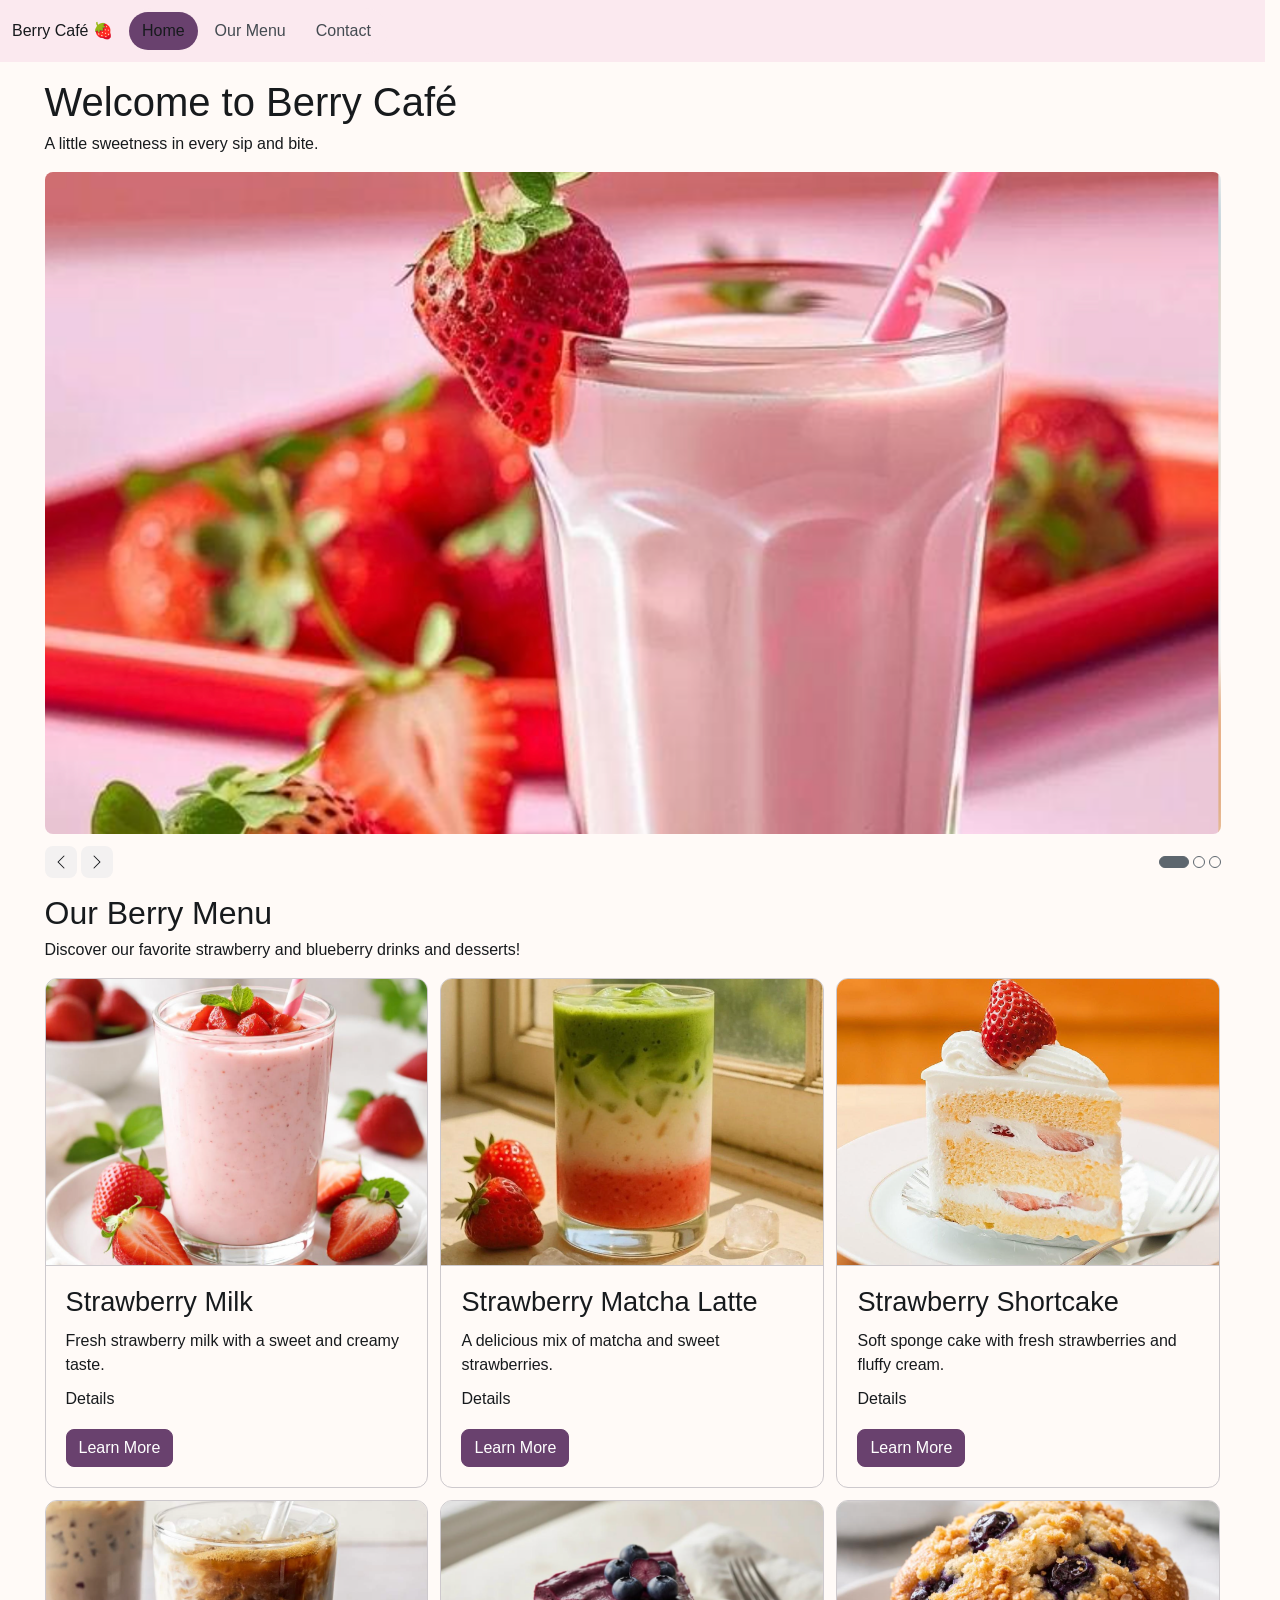
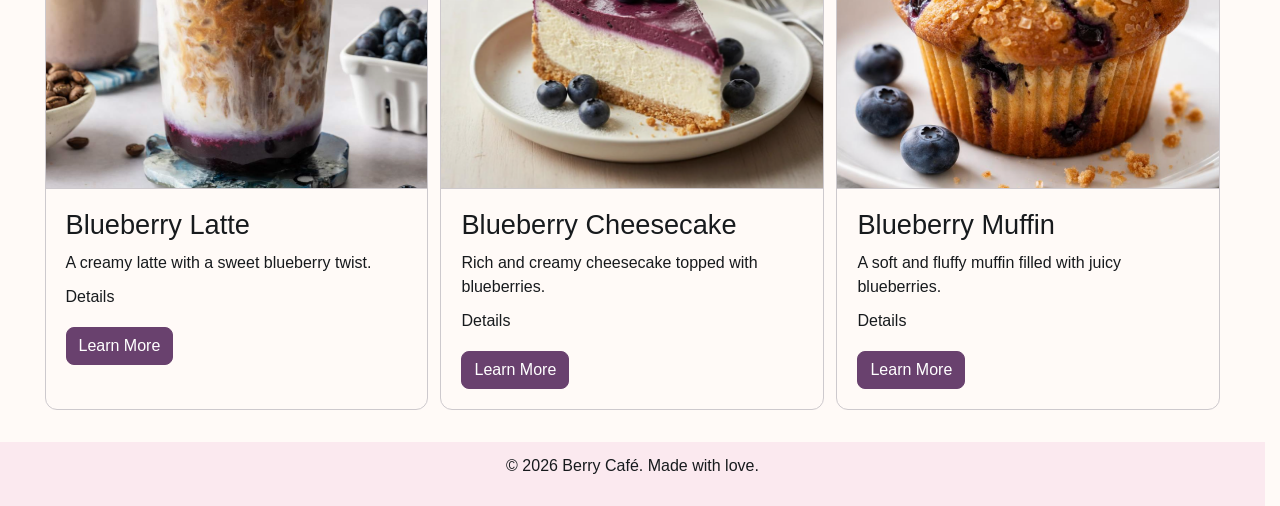
<file: index.html>
<!DOCTYPE html>
<html lang="en">

<head>
    <meta charset="UTF-8">
    <meta name="viewport" content="width=device-width, initial-scale=1.0">

    <title>Berry Café | Home</title>

    <link rel="stylesheet" href="css/bootstrap.min.css">
    <link rel="stylesheet" href="css/style.css">
</head>

<body>

    <nav class="navbar md:navbar-expand bg-1 fg-2">
        <div class="container-fluid">

            <a class="navbar-brand" href="index.html">
                Berry Café 🍓
            </a>

            <button class="btn-icon navbar-toggler" type="button"
                data-bs-toggle="drawer"
                data-bs-target="#navbarNav"
                aria-controls="navbarNav"
                aria-expanded="false"
                aria-label="Toggle navigation">
                <span class="navbar-toggler-icon" aria-hidden="true"></span>
            </button>

            <dialog class="drawer drawer-end" tabindex="-1"
                id="navbarNav" aria-labelledby="navbarNavLabel">

                <div class="drawer-header">
                    <span class="drawer-title" id="navbarNavLabel">
                        Menu
                    </span>

                    <button type="button" class="btn-close"
                        data-bs-dismiss="drawer"
                        aria-label="Close"></button>
                </div>

                <div class="drawer-body">
                    <div class="nav nav-pills navbar-nav">

                        <a class="nav-link active"
                            aria-current="page"
                            href="index.html">
                            Home
                        </a>

                        <a class="nav-link"
                            href="index.html#menu">
                            Our Menu
                        </a>

                        <a class="nav-link"
                            href="contact.html">
                            Contact
                        </a>

                    </div>
                </div>

            </dialog>
        </div>
    </nav>



    <main class="container py-5">

        <h1>Welcome to Berry Café</h1>

        <p>A little sweetness in every sip and bite.</p>



        <div id="carouselStackedIndicators" class="carousel slide">

            <div class="carousel-inner rounded-5">

                <div class="carousel-item active">
                    <img src="images/banner1.jpg"
                        class="d-block w-100 ratio-16x9 object-fit-cover"
                        alt="Strawberry milk with fresh strawberries">
                </div>

                <div class="carousel-item">
                    <img src="images/banner2.jpg"
                        class="d-block w-100 ratio-16x9 object-fit-cover"
                        alt="Blueberry cheesecake with fresh blueberries">
                </div>

                <div class="carousel-item">
                    <img src="images/banner3.jpg"
                        class="d-block w-100 ratio-16x9 object-fit-cover"
                        alt="Strawberry and blueberry desserts on a cafe table">
                </div>

            </div>

            <div class="d-flex justify-content-between align-items-center">

                <div>
                    <button class="btn-icon btn-sm" type="button"
                        data-bs-target="#carouselStackedIndicators"
                        data-bs-slide="prev">
                        <span class="carousel-icon-prev"
                            aria-hidden="true"></span>
                        <span class="visually-hidden">Previous</span>
                    </button>

                    <button class="btn-icon btn-sm" type="button"
                        data-bs-target="#carouselStackedIndicators"
                        data-bs-slide="next">
                        <span class="carousel-icon-next"
                            aria-hidden="true"></span>
                        <span class="visually-hidden">Next</span>
                    </button>
                </div>

                <div class="carousel-indicators">

                    <button type="button"
                        data-bs-target="#carouselStackedIndicators"
                        data-bs-slide-to="0"
                        class="active"
                        aria-current="true"
                        aria-label="Slide 1"></button>

                    <button type="button"
                        data-bs-target="#carouselStackedIndicators"
                        data-bs-slide-to="1"
                        aria-label="Slide 2"></button>

                    <button type="button"
                        data-bs-target="#carouselStackedIndicators"
                        data-bs-slide-to="2"
                        aria-label="Slide 3"></button>

                </div>
            </div>
        </div>



        <h2 class="mt-5">Our Berry Menu</h2>

        <p>
            Discover our favorite strawberry and blueberry
            drinks and desserts!
        </p>


        <div class="row g-4" id="menu">



            <div class="col-12 md:col-6 lg:col-4">
                <section class="card h-100">

                    <img src="images/strawberry-milk.jpg"
                        class="card-img-top w-100 ratio-4x3 object-fit-cover"
                        alt="A glass of pink strawberry milk">

                    <div class="card-body">

                        <h3 class="card-title">Strawberry Milk</h3>

                        <p class="card-text">
                            Fresh strawberry milk with a sweet
                            and creamy taste.
                        </p>

                        <details class="accordion-item">
                            <summary class="accordion-header">
                                Details
                            </summary>

                            <div class="accordion-body">
                                Made with fresh strawberries,
                                milk and a little sugar.
                            </div>
                        </details>

                        <button type="button"
                            class="btn-solid theme-primary mt-3"
                            data-bs-toggle="dialog"
                            data-bs-target="#berryDialog1">
                            Learn More
                        </button>

                    </div>

                    <dialog class="dialog" id="berryDialog1"
                        aria-labelledby="berryDialogTitle1">

                        <div class="dialog-header">
                            <h4 id="berryDialogTitle1">
                                Strawberry Milk
                            </h4>

                            <button type="button" class="btn-close"
                                data-bs-dismiss="dialog"
                                aria-label="Close"></button>
                        </div>

                        <div class="dialog-body">
                            A refreshing drink for strawberry lovers!
                            It pairs perfectly with a slice of cake.
                        </div>

                        <div class="dialog-footer">
                            <button type="button"
                                class="btn-solid theme-primary"
                                data-bs-dismiss="dialog">
                                Close
                            </button>
                        </div>

                    </dialog>

                </section>
            </div>


            <div class="col-12 md:col-6 lg:col-4">
                <section class="card h-100">

                    <img src="images/strawberry-matcha.jpg"
                        class="card-img-top w-100 ratio-4x3 object-fit-cover"
                        alt="Strawberry matcha latte with pink and green layers">

                    <div class="card-body">

                        <h3 class="card-title">
                            Strawberry Matcha Latte
                        </h3>

                        <p class="card-text">
                            A delicious mix of matcha and sweet
                            strawberries.
                        </p>

                        <details class="accordion-item">
                            <summary class="accordion-header">
                                Details
                            </summary>

                            <div class="accordion-body">
                                Made with matcha, milk,
                                strawberry puree and ice.
                            </div>
                        </details>

                        <button type="button"
                            class="btn-solid theme-primary mt-3"
                            data-bs-toggle="dialog"
                            data-bs-target="#berryDialog2">
                            Learn More
                        </button>

                    </div>

                    <dialog class="dialog" id="berryDialog2"
                        aria-labelledby="berryDialogTitle2">

                        <div class="dialog-header">
                            <h4 id="berryDialogTitle2">
                                Strawberry Matcha Latte
                            </h4>

                            <button type="button" class="btn-close"
                                data-bs-dismiss="dialog"
                                aria-label="Close"></button>
                        </div>

                        <div class="dialog-body">
                            The earthy flavor of matcha goes
                            perfectly with sweet strawberries.
                            Enjoy it over ice!
                        </div>

                        <div class="dialog-footer">
                            <button type="button"
                                class="btn-solid theme-primary"
                                data-bs-dismiss="dialog">
                                Close
                            </button>
                        </div>

                    </dialog>

                </section>
            </div>


            <div class="col-12 md:col-6 lg:col-4">
                <section class="card h-100">

                    <img src="images/strawberry-cake.jpg"
                        class="card-img-top w-100 ratio-4x3 object-fit-cover"
                        alt="Strawberry shortcake with whipped cream">

                    <div class="card-body">

                        <h3 class="card-title">
                            Strawberry Shortcake
                        </h3>

                        <p class="card-text">
                            Soft sponge cake with fresh strawberries
                            and fluffy cream.
                        </p>

                        <details class="accordion-item">
                            <summary class="accordion-header">
                                Details
                            </summary>

                            <div class="accordion-body">
                                Made with vanilla sponge cake,
                                whipped cream and strawberries.
                            </div>
                        </details>

                        <button type="button"
                            class="btn-solid theme-primary mt-3"
                            data-bs-toggle="dialog"
                            data-bs-target="#berryDialog3">
                            Learn More
                        </button>

                    </div>

                    <dialog class="dialog" id="berryDialog3"
                        aria-labelledby="berryDialogTitle3">

                        <div class="dialog-header">
                            <h4 id="berryDialogTitle3">
                                Strawberry Shortcake
                            </h4>

                            <button type="button" class="btn-close"
                                data-bs-dismiss="dialog"
                                aria-label="Close"></button>
                        </div>

                        <div class="dialog-body">
                            Light, sweet and perfect for an afternoon
                            treat. Try it with our strawberry milk!
                        </div>

                        <div class="dialog-footer">
                            <button type="button"
                                class="btn-solid theme-primary"
                                data-bs-dismiss="dialog">
                                Close
                            </button>
                        </div>

                    </dialog>

                </section>
            </div>


            <div class="col-12 md:col-6 lg:col-4">
                <section class="card h-100">

                    <img src="images/blueberry-latte.jpg"
                        class="card-img-top w-100 ratio-4x3 object-fit-cover"
                        alt="Blueberry latte served in a glass">

                    <div class="card-body">

                        <h3 class="card-title">Blueberry Latte</h3>

                        <p class="card-text">
                            A creamy latte with a sweet blueberry
                            twist.
                        </p>

                        <details class="accordion-item">
                            <summary class="accordion-header">
                                Details
                            </summary>

                            <div class="accordion-body">
                                Made with espresso, milk
                                and blueberry syrup.
                            </div>
                        </details>

                        <button type="button"
                            class="btn-solid theme-primary mt-3"
                            data-bs-toggle="dialog"
                            data-bs-target="#berryDialog4">
                            Learn More
                        </button>

                    </div>

                    <dialog class="dialog" id="berryDialog4"
                        aria-labelledby="berryDialogTitle4">

                        <div class="dialog-header">
                            <h4 id="berryDialogTitle4">
                                Blueberry Latte
                            </h4>

                            <button type="button" class="btn-close"
                                data-bs-dismiss="dialog"
                                aria-label="Close"></button>
                        </div>

                        <div class="dialog-body">
                            A fun twist on a classic latte.
                            Great for coffee and blueberry lovers!
                        </div>

                        <div class="dialog-footer">
                            <button type="button"
                                class="btn-solid theme-primary"
                                data-bs-dismiss="dialog">
                                Close
                            </button>
                        </div>

                    </dialog>

                </section>
            </div>



            <div class="col-12 md:col-6 lg:col-4">
                <section class="card h-100">

                    <img src="images/blueberry-cheesecake.jpg"
                        class="card-img-top w-100 ratio-4x3 object-fit-cover"
                        alt="Blueberry cheesecake topped with berries">

                    <div class="card-body">

                        <h3 class="card-title">
                            Blueberry Cheesecake
                        </h3>

                        <p class="card-text">
                            Rich and creamy cheesecake topped
                            with blueberries.
                        </p>

                        <details class="accordion-item">
                            <summary class="accordion-header">
                                Details
                            </summary>

                            <div class="accordion-body">
                                Made with cream cheese, biscuit
                                crust and blueberry sauce.
                            </div>
                        </details>

                        <button type="button"
                            class="btn-solid theme-primary mt-3"
                            data-bs-toggle="dialog"
                            data-bs-target="#berryDialog5">
                            Learn More
                        </button>

                    </div>

                    <dialog class="dialog" id="berryDialog5"
                        aria-labelledby="berryDialogTitle5">

                        <div class="dialog-header">
                            <h4 id="berryDialogTitle5">
                                Blueberry Cheesecake
                            </h4>

                            <button type="button" class="btn-close"
                                data-bs-dismiss="dialog"
                                aria-label="Close"></button>
                        </div>

                        <div class="dialog-body">
                            Creamy cheesecake with a fruity topping.
                            A delicious choice with a cup of coffee!
                        </div>

                        <div class="dialog-footer">
                            <button type="button"
                                class="btn-solid theme-primary"
                                data-bs-dismiss="dialog">
                                Close
                            </button>
                        </div>

                    </dialog>

                </section>
            </div>


            <div class="col-12 md:col-6 lg:col-4">
                <section class="card h-100">

                    <img src="images/blueberry-muffin.jpg"
                        class="card-img-top w-100 ratio-4x3 object-fit-cover"
                        alt="Golden blueberry muffin with fresh blueberries">

                    <div class="card-body">

                        <h3 class="card-title">Blueberry Muffin</h3>

                        <p class="card-text">
                            A soft and fluffy muffin filled
                            with juicy blueberries.
                        </p>

                        <details class="accordion-item">
                            <summary class="accordion-header">
                                Details
                            </summary>

                            <div class="accordion-body">
                                Baked with flour, milk, eggs
                                and fresh blueberries.
                            </div>
                        </details>

                        <button type="button"
                            class="btn-solid theme-primary mt-3"
                            data-bs-toggle="dialog"
                            data-bs-target="#berryDialog6">
                            Learn More
                        </button>

                    </div>

                    <dialog class="dialog" id="berryDialog6"
                        aria-labelledby="berryDialogTitle6">

                        <div class="dialog-header">
                            <h4 id="berryDialogTitle6">
                                Blueberry Muffin
                            </h4>

                            <button type="button" class="btn-close"
                                data-bs-dismiss="dialog"
                                aria-label="Close"></button>
                        </div>

                        <div class="dialog-body">
                            A simple and tasty snack.
                            Enjoy it with our blueberry latte!
                        </div>

                        <div class="dialog-footer">
                            <button type="button"
                                class="btn-solid theme-primary"
                                data-bs-dismiss="dialog">
                                Close
                            </button>
                        </div>

                    </dialog>

                </section>
            </div>

        </div>

    </main>


    <footer class="bg-1 text-center p-4 mt-5">
        <p>© 2026 Berry Café. Made with love.</p>
    </footer>


    <script type="module"
        src="js/bootstrap.bundle.min.js"></script>

</body>
</html>
</file>
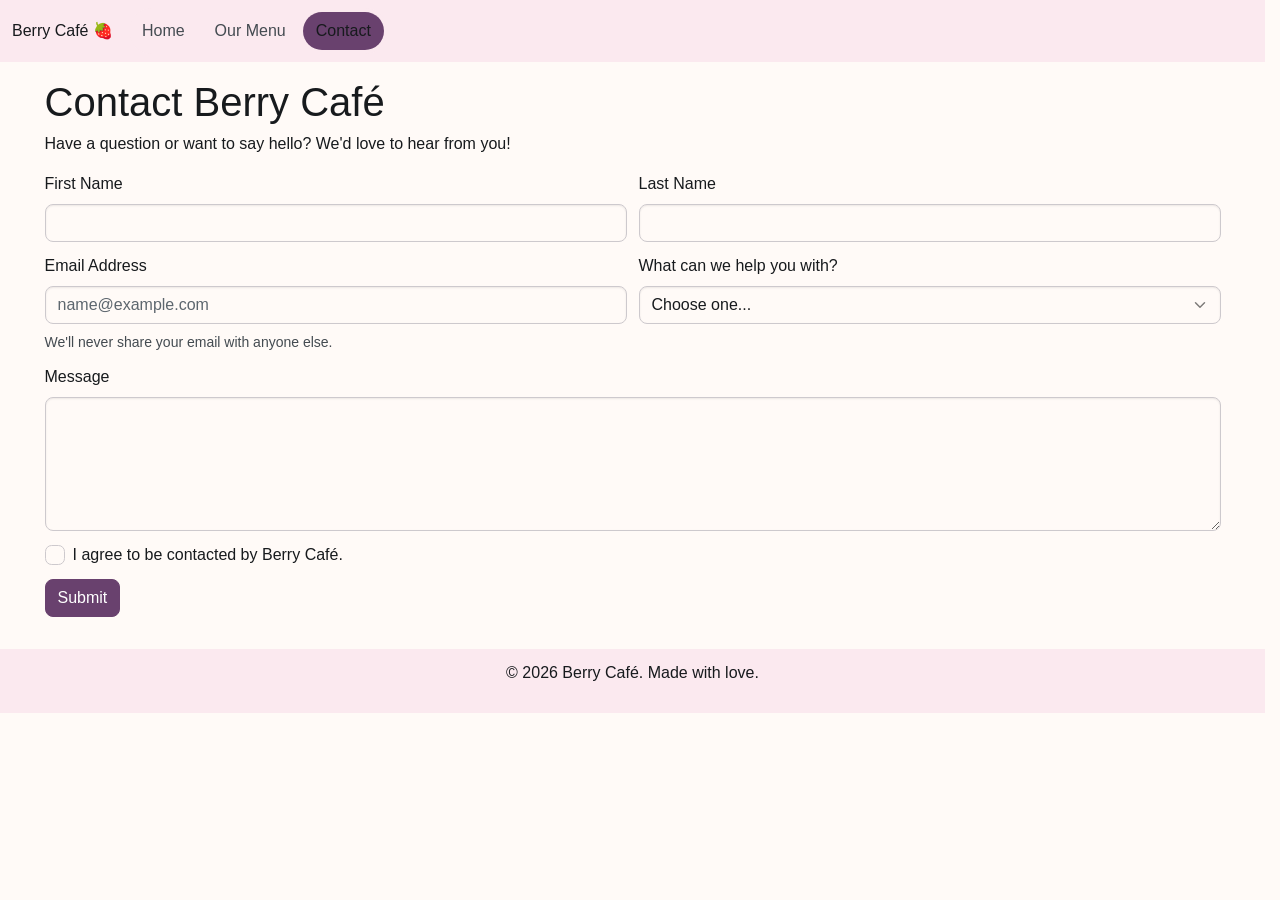
<file: contact.html>
<!DOCTYPE html>
<html lang="en">

<head>
    <meta charset="UTF-8">
    <meta name="viewport" content="width=device-width, initial-scale=1.0">

    <title>Berry Café | Contact</title>

    <link rel="stylesheet" href="css/bootstrap.min.css">
    <link rel="stylesheet" href="css/style.css">
</head>

<body>

    <nav class="navbar md:navbar-expand bg-1 fg-2">
        <div class="container-fluid">

            <a class="navbar-brand" href="index.html">
                Berry Café 🍓
            </a>

            <button class="btn-icon navbar-toggler" type="button"
                data-bs-toggle="drawer"
                data-bs-target="#navbarNav"
                aria-controls="navbarNav"
                aria-expanded="false"
                aria-label="Toggle navigation">
                <span class="navbar-toggler-icon"
                    aria-hidden="true"></span>
            </button>

            <dialog class="drawer drawer-end" tabindex="-1"
                id="navbarNav" aria-labelledby="navbarNavLabel">

                <div class="drawer-header">
                    <span class="drawer-title"
                        id="navbarNavLabel">Menu</span>

                    <button type="button" class="btn-close"
                        data-bs-dismiss="drawer"
                        aria-label="Close"></button>
                </div>

                <div class="drawer-body">
                    <div class="nav nav-pills navbar-nav">

                        <a class="nav-link"
                            href="index.html">Home</a>

                        <a class="nav-link"
                            href="index.html#menu">Our Menu</a>

                        <a class="nav-link active"
                            aria-current="page"
                            href="contact.html">Contact</a>

                    </div>
                </div>

            </dialog>

        </div>
    </nav>


    <main class="container py-5">

        <h1>Contact Berry Café</h1>

        <p>
            Have a question or want to say hello?
            We'd love to hear from you!
        </p>

        <form>

            <div class="row g-4">

                <div class="col-12 md:col-6">
                    <div class="form-field">

                        <label for="firstName" class="form-label">
                            First Name
                        </label>

                        <input type="text"
                            class="form-control"
                            id="firstName"
                            name="firstName"
                            required>

                    </div>
                </div>



                <div class="col-12 md:col-6">
                    <div class="form-field">

                        <label for="lastName" class="form-label">
                            Last Name
                        </label>

                        <input type="text"
                            class="form-control"
                            id="lastName"
                            name="lastName"
                            required>

                    </div>
                </div>


                <div class="col-12 md:col-6">
                    <div class="form-field">

                        <label for="email" class="form-label">
                            Email Address
                        </label>

                        <input type="email"
                            class="form-control"
                            id="email"
                            name="email"
                            placeholder="name@example.com"
                            required>

                        <div class="form-text">
                            We'll never share your email
                            with anyone else.
                        </div>

                    </div>
                </div>


                <div class="col-12 md:col-6">
                    <div class="form-field">

                        <label for="inquiry" class="form-label">
                            What can we help you with?
                        </label>

                        <select class="form-control"
                            id="inquiry"
                            name="inquiry"
                            required>

                            <option value="" selected disabled>
                                Choose one...
                            </option>

                            <option value="general">
                                General Inquiry
                            </option>

                            <option value="menu">
                                Menu Question
                            </option>

                            <option value="event">
                                Event Inquiry
                            </option>

                        </select>

                    </div>
                </div>


                <div class="col-12">
                    <div class="form-field">

                        <label for="message" class="form-label">
                            Message
                        </label>

                        <textarea class="form-control"
                            id="message"
                            name="message"
                            rows="5"
                            required></textarea>

                    </div>
                </div>

                <div class="col-12">
                    <div class="form-field">

                        <input type="checkbox"
                            id="consent"
                            name="consent"
                            class="check"
                            required>

                        <label for="consent">
                            I agree to be contacted
                            by Berry Café.
                        </label>

                    </div>
                </div>


                <div class="col-12">

                    <button type="submit"
                        class="btn-solid theme-primary">
                        Submit
                    </button>

                </div>

            </div>

        </form>

    </main>


    <footer class="bg-1 text-center p-4 mt-5">
        <p>© 2026 Berry Café. Made with love.</p>
    </footer>


    <script type="module"
        src="js/bootstrap.bundle.min.js"></script>

</body>
</html>
</file>
<file: css/style.css>
:root {
    --bs-bg-body: #fffaf7;
    --bs-bg-1: #fbe9ef;

    --bs-primary-base: #69416e;
    --bs-primary-bg: #69416e;
    --bs-primary-fg: #69416e;
    --bs-primary-fg-emphasis: #472b4b;
    --bs-primary-border: #69416e;
    --bs-primary-focus-ring: #aa83b1;
    --bs-primary-contrast: #ffffff;
}

.btn-solid.theme-primary {
    --bs-theme-bg: #69416e;
    --bs-theme-border: #69416e;
    --bs-theme-contrast: #ffffff;
}
</file>
